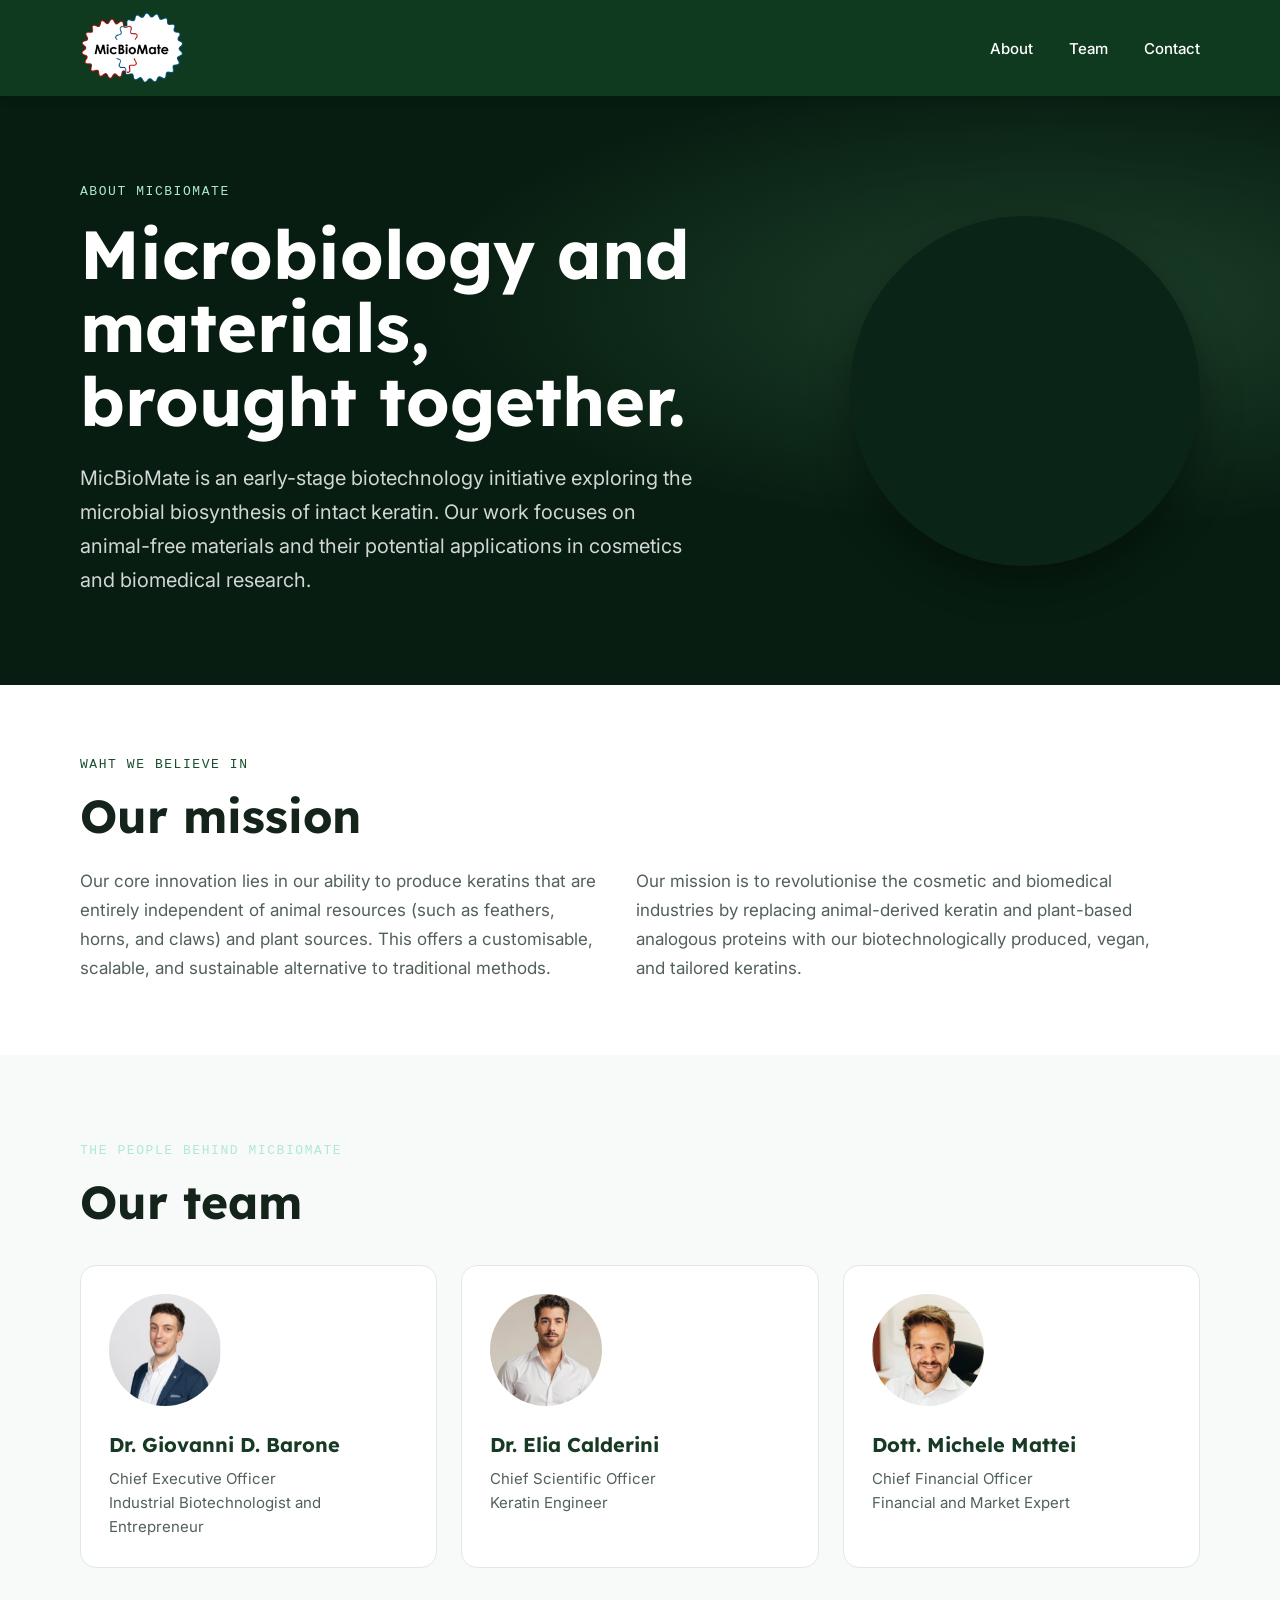
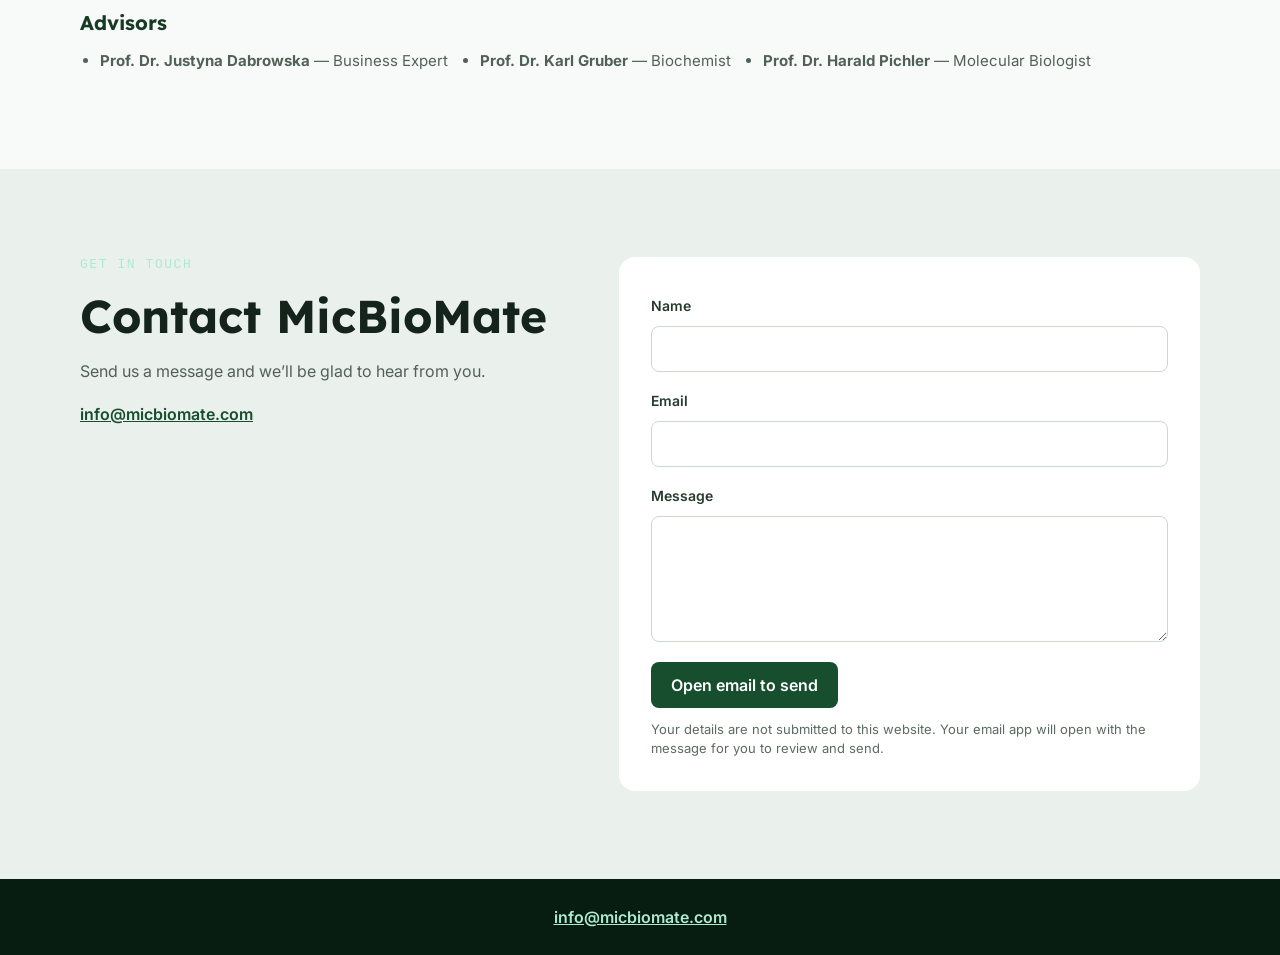
<file: index.html>
<!DOCTYPE html>
<html lang="en">
<head>
    <meta charset="UTF-8">
    <meta name="viewport" content="width=device-width, initial-scale=1.0">
    <meta name="description" content="Learn about MicBioMate, our team, and our work exploring microbial biosynthesis of keratin.">
    <title>MicBioMate</title>
    <link rel="preconnect" href="https://fonts.googleapis.com">
    <link rel="preconnect" href="https://fonts.gstatic.com" crossorigin>
    <link href="https://fonts.googleapis.com/css2?family=Inter:wght@400;500;600;700&family=Lexend:wght@400;500;600;700&display=swap" rel="stylesheet">
    <link rel="stylesheet" href="styles.css">
    <link rel="icon" href="mypictures/favicon-96x96.png" type="image/png">
    <link rel="apple-touch-icon" href="mypictures/apple-touch-icon.png">
</head>
<body class="minimal-site">
    <header class="header">
        <div class="container header-container">
            <a href="#home" class="logo" aria-label="MicBioMate home">
                <img src="mypictures/Logo.png" alt="MicBioMate" class="logo-img">
            </a>
            <nav class="nav-menu" id="navMenu" aria-label="Main navigation">
                <a href="#about" class="nav-link">About</a>
                <a href="#team" class="nav-link">Team</a>
                <a href="#contact" class="nav-link">Contact</a>
            </nav>
            <button class="burger-btn" id="burgerBtn" type="button" aria-label="Toggle navigation" aria-expanded="false" aria-controls="navMenu">
                <span class="burger-line"></span>
                <span class="burger-line"></span>
                <span class="burger-line"></span>
            </button>
        </div>
    </header>

    <main id="home">
        <section class="intro-section" id="about">
            <div class="minimal-container intro-layout">
                <div class="intro-content">
                    <p class="eyebrow">About MicBioMate</p>
                    <h1>Microbiology and materials, brought together.</h1>
                    <p class="intro-description">
                        MicBioMate is an early-stage biotechnology initiative exploring the microbial biosynthesis of intact keratin. Our work focuses on animal-free materials and their potential applications in cosmetics and biomedical research.
                    </p>
                </div>
                <div class="hero-video-wrap">
                    <video class="hero-video" src="mypictures/video5.mp4" autoplay muted loop playsinline preload="auto"></video>
                </div>
            </div>
        </section>

        <section class="mission-section" aria-labelledby="mission-title">
            <div class="minimal-container">
                <p class="eyebrow">Waht we believe in</p>
                <h2 id="mission-title">Our mission</h2>
                <div class="mission-copy">
                    <p>Our core innovation lies in our ability to produce keratins that are entirely independent of animal resources (such as feathers, horns, and claws) and plant sources. This offers a customisable, scalable, and sustainable alternative to traditional methods.</p>
                    <p>Our mission is to revolutionise the cosmetic and biomedical industries by replacing animal-derived keratin and plant-based analogous proteins with our biotechnologically produced, vegan, and tailored keratins.</p>
                </div>
            </div>
        </section>

        <section class="people-section" id="team">
            <div class="minimal-container">
                <p class="eyebrow">The people behind MicBioMate</p>
                <h2>Our team</h2>
                <div class="people-grid">
                    <article class="person-card">
                        <img src="mypictures/image3.png" alt="" class="person-avatar">
                        <h3>Dr. Giovanni D. Barone</h3>
                        <p>Chief Executive Officer<br>Industrial Biotechnologist and Entrepreneur</p>
                    </article>
                    <article class="person-card">
                        <img src="mypictures/image4.png" alt="" class="person-avatar">
                        <h3>Dr. Elia Calderini</h3>
                        <p>Chief Scientific Officer<br>Keratin Engineer</p>
                    </article>
                    <article class="person-card">
                        <img src="mypictures/image5.png" alt="" class="person-avatar">
                        <h3>Dott. Michele Mattei</h3>
                        <p>Chief Financial Officer<br>Financial and Market Expert</p>
                    </article>
                </div>

                <div class="advisory-team">
                    <h3>Advisors</h3>
                    <ul>
                        <li><strong>Prof. Dr. Justyna Dabrowska</strong> — Business Expert</li>
                        <li><strong>Prof. Dr. Karl Gruber</strong> — Biochemist</li>
                        <li><strong>Prof. Dr. Harald Pichler</strong> — Molecular Biologist</li>
                    </ul>
                </div>
            </div>
        </section>

        <section class="contact-section" id="contact">
            <div class="minimal-container contact-layout">
                <div class="contact-copy">
                    <p class="eyebrow">Get in touch</p>
                    <h2>Contact MicBioMate</h2>
                    <p>Send us a message and we’ll be glad to hear from you.</p>
                    <a href="mailto:info@micbiomate.com">info@micbiomate.com</a>
                </div>
                <form class="contact-form" id="contactForm">
                    <input type="hidden" name="subject" value="Website inquiry">
                    <label for="contact-name">Name</label>
                    <input id="contact-name" name="name" type="text" autocomplete="name" required>

                    <label for="contact-email">Email</label>
                    <input id="contact-email" name="email" type="email" autocomplete="email" required>

                    <label for="contact-message">Message</label>
                    <textarea id="contact-message" name="message" rows="5" required></textarea>

                    <button type="button">Open email to send</button>
                    <p class="contact-note">Your details are not submitted to this website. Your email app will open with the message for you to review and send.</p>
                </form>
            </div>
        </section>
    </main>

    <footer class="site-footer">
        <div class="minimal-container">
            <a href="mailto:info@micbiomate.com">info@micbiomate.com</a>
        </div>
    </footer>

    <script src="script.js"></script>
</body>
</html>
</file>
<file: styles.css>
/* ==========================================
   DESIGN SYSTEM: TOKENS & TYPOGRAPHY
   ========================================== */
:root {
  /* Colors */
  --color-white: #FFFFFF;
  --color-dark-green: #0B2516;
  --color-forest-green: #264D35;
  --color-mint-light: #AEEAD0;
  --color-ice-blue: #CBDFFF;
  --color-black: #000000;
  --color-black-60: rgba(0, 0, 0, 0.6);
  --color-gray-dark: #757575;
  --color-gray-light: #B0B0B0;
  --color-red-dark: #C62828;
  --color-red-bright: #E31B23;
  --color-pink-soft: #E8A9A9;
  --color-bg-light-blue: #EAEFF2;
  --color-bg-light-mint: #F9FBF9;

  /* Fonts */
  --font-hero: 'Lexend', sans-serif;
  --font-body: 'Inter', sans-serif;
  --font-mono: 'Space Mono', monospace;

  --btn-width: 300px;
  --btn-height: 56px;
  --btn-min-width: 100px;
  --btn-min-height: 48px;
  --btn-fill: linear-gradient(180deg, #2f5c41 0%, #264D35 42%, #1a3f2b 78%, #0F3A20 100%);
  --btn-shadow: 0 10px 22px rgba(15, 58, 32, 0.40), 0 2px 6px rgba(15, 58, 32, 0.22), inset 0 1px 0 rgba(255, 255, 255, 0.18), inset 0 -3px 6px rgba(15, 58, 32, 0.28);

  /* Layout Theme */
  --bg-header: #0e3822;
  --bg-hero: #061d10;
  --text-main: #ffffff;
  --text-sub: rgba(255, 255, 255, 0.85);
}

/* ==========================================================================
   Reset & Core Layout
   ========================================================================== */
* {
  margin: 0;
  padding: 0;
  box-sizing: border-box;
}

html, body {
  width: 100%;
  overflow-x: hidden;
  background-color: var(--bg-hero);
  color: var(--text-main);
  font-family: var(--font-body);
}

.container {
  width: 100%;
  max-width: 1440px;
  margin: 0 auto;
  padding: 0 80px;
}

/* ==========================================================================
   Header Navigation Fix
   ========================================================================== */
.header,
.main-header {
  position: fixed;
  top: 0;
  left: 0;
  width: 100%;
  height: 96px;
  z-index: 10000;
  background-color: #0F3A20;
  box-shadow: 0 2px 10px rgba(0, 0, 0, 0.15);
  overflow: visible !important;
}

.header {
  padding: 0;
  box-sizing: border-box;
}

.main-header {
  border-bottom: 1px solid #dcdedd;
  padding: 0;
}

body {
  padding-top: 96px;
}

.header-container {
  width: 100%;
  max-width: 1440px;
  height: 96px;
  margin: 0 auto;
  display: flex;
  align-items: center;
  justify-content: flex-start;
  padding: 0 80px;
  box-sizing: border-box;
  overflow: visible !important;
  position: relative;
}

.logo {
  display: flex;
  align-items: center;
  flex-shrink: 0;
  margin-right: 40px;
}

.logo-img, .header-logo img {
  width: 104px;
  height: 76px;
  object-fit: contain;
  display: block;
}

.nav-menu, .header-nav ul {
  display: flex;
  align-items: center;
  gap: 60px;
  list-style: none;
  margin: 0;
  padding: 0;
}

.nav-link, .header-nav a {
  color: #ffffff;
  text-decoration: none;
  font-size: 15px;
  font-weight: 500;
  transition: opacity 0.2s ease;
  white-space: nowrap;
}

.nav-link:hover, .header-nav a:hover, .header-nav a.active {
  opacity: 0.8;
}

.header-right {
  display: flex;
  align-items: center;
  gap: 16px;
  position: relative;
  overflow: visible !important;
  margin-left: auto;
  margin-right: 8px;
}

.burger-btn {
  display: none;
  flex-direction: column;
  justify-content: space-between;
  width: 26px;
  height: 18px;
  background: transparent;
  border: none;
  cursor: pointer;
  padding: 0;
}

.burger-line {
  width: 100%;
  height: 2px;
  background-color: #ffffff;
  border-radius: 2px;
}

.lang-dropdown {
    position: relative;
    display: inline-block;
}

.lang-btn {
    background: transparent;
    border: none;
    color: #FFFFFF;
    padding: 4px 0;
    border-radius: 0;
    cursor: pointer;
    font-family: 'Inter', sans-serif;
    font-size: 14px;
    font-weight: 500;
    display: flex;
    align-items: center;
    gap: 6px;
}

.lang-arrow,
.lang-btn .arrow-icon {
    display: inline-flex;
    align-items: center;
    justify-content: center;
    width: 7px;
    height: 12px;
    transition: transform 0.2s ease;
}

.icon-chevron {
    width: 12px;
    height: 7px;
    display: block;
    flex-shrink: 0;
}

.lang-arrow .icon-chevron {
    transform: rotate(-90deg);
}

.lang-btn[aria-expanded="true"] .lang-arrow,
.lang-btn[aria-expanded="true"] .arrow-icon {
    transform: rotate(90deg);
}

.lang-menu {
    display: none;
    position: absolute;
    top: calc(100% + 8px);
    right: 0;
    background-color: #ffffff;
    border: none;
    border-radius: 10px;
    padding: 6px 0;
    min-width: 168px;
    z-index: 1000;
    box-shadow: 0 8px 24px rgba(0, 0, 0, 0.12);
}

.lang-menu.show {
    display: flex !important;
    flex-direction: column;
}

.lang-option {
    background: transparent;
    border: none;
    border-bottom: 1px solid #e6e8ea;
    color: #6b7280;
    padding: 10px 14px;
    text-align: left;
    cursor: pointer;
    font-family: 'Inter', sans-serif;
    font-size: 14px;
    width: 100%;
    text-decoration: none;
    display: flex;
    align-items: center;
    gap: 10px;
    transition: background-color 0.2s ease, color 0.2s ease;
}

.lang-option:last-child {
    border-bottom: none;
}

.lang-option:hover {
    background-color: #f3f5f7;
    color: #111827;
}

.lang-flag {
    width: 18px;
    height: 12px;
    border-radius: 2px;
    flex-shrink: 0;
    box-shadow: 0 0 0 1px rgba(0, 0, 0, 0.08);
}

.lang-flag-en {
    background:
        linear-gradient(#fff 0 0) 50% 50% / 100% 20% no-repeat,
        linear-gradient(#fff 0 0) 50% 50% / 20% 100% no-repeat,
        linear-gradient(#c8102e 0 0) 50% 50% / 100% 33% no-repeat,
        linear-gradient(#c8102e 0 0) 50% 50% / 33% 100% no-repeat,
        #012169;
}

.lang-flag-de {
    background: linear-gradient(to bottom, #000 0 33.33%, #dd0000 33.33% 66.66%, #ffce00 66.66% 100%);
}

.lang-flag-it {
    background: linear-gradient(to right, #009246 0 33.33%, #fff 33.33% 66.66%, #ce2b37 66.66% 100%);
}

.lang-name {
    color: inherit;
}
/* ==========================================================================
   Hero Section (#home)
   ========================================================================== */
.hero {
  position: relative;
  background-color: var(--bg-hero);
  width: 100%;
  max-width: 1440px;
  height: auto;
  max-height: none;
  min-height: 0;
  margin: 0 auto;
  padding-top: 80px;
  padding-bottom: 80px;
  box-sizing: border-box;
  overflow: hidden;
}

.hero-container {
  position: relative;
  z-index: 2;
  display: grid;
  grid-template-columns: minmax(0, 1fr) 350px;
  grid-template-rows: auto 350px;
  justify-content: space-between;
  align-items: start;
  column-gap: 40px;
  row-gap: 0;
}

.hero-copy {
  grid-column: 1;
  grid-row: 1;
  width: auto;
  max-width: 890px;
}

.hero-tag {
  font-family: var(--font-hero);
  font-size: 64px;
  font-weight: 500;
  line-height: 1.15;
  text-transform: uppercase;
  color: var(--text-main);
  margin: 0 0 80px;
  word-wrap: break-word;
}

.hero-title {
  font-family: var(--font-hero);
  font-size: 32px;
  font-weight: 500;
  line-height: 1.25;
  color: var(--text-main);
  margin: 0 0 40px;
}

.hero-description {
  font-family: var(--font-body);
  font-size: 24px;
  font-weight: 400;
  line-height: 1.4;
  color: var(--text-sub);
  max-width: 580px;
  margin: 0;
}

.hero-buttons {
  grid-column: 1;
  grid-row: 2;
  display: flex;
  align-items: flex-end;
  gap: 20px;
  flex-wrap: nowrap;
  margin-top: 0;
  align-self: end;
  position: relative;
  z-index: 3;
}

.btn {
  display: inline-flex;
  align-items: center;
  justify-content: center;
  min-width: 260px;
  padding: 0 24px;
  height: 56px;
  border-radius: 8px;
  font-size: 15px;
  font-weight: 600;
  text-decoration: none;
  transition: all 0.2s ease;
  cursor: pointer;
  text-align: center;
}

.btn-primary {
  background-color: var(--color-white);
  color: #072013;
  border: 1px solid var(--color-white);
}

.btn-primary:hover {
  background-color: #f0f0f0;
}

.btn-secondary {
  background-color: #164028;
  color: var(--color-white);
  border: 1px solid #164028;
}

.btn-secondary:hover {
  background-color: #1e5435;
}

.hero-molecule-container {
  position: absolute;
  top: -110px;
  left: -90px;
  width: 780px;
  height: 780px;
  max-width: none;
  right: auto;
  pointer-events: none;
  z-index: 1;
  opacity: 0.9;
}

.hero-molecule-img {
  width: 780px;
  height: 780px;
  object-fit: contain;
  object-position: left top;
  display: block;
}

.hero-video-wrap {
  grid-column: 2;
  grid-row: 2;
  position: relative;
  width: 350px;
  height: 350px;
  justify-self: end;
  align-self: end;
  border-radius: 50%;
  overflow: hidden;
  z-index: 3;
  background: #0a2418;
  box-shadow: 0 16px 40px rgba(0, 0, 0, 0.35);
}

.hero-video {
  width: 100%;
  height: 100%;
  object-fit: cover;
  display: block;
}

/* ==========================================================================
   Tech Page Styles & Fixes
   ========================================================================== */
body.tech-page {
  background-color: #EAEFF2 !important;
  color: #000000;
  font-family: var(--font-body);
  margin: 0;
  padding: 0;
  padding-top: 96px;
}

body.tech-page .tech-container {
  max-width: 1440px;
  margin: 0 auto;
  position: relative;
  padding-top: 40px;
  padding-left: 80px;
  padding-right: 80px;
  padding-bottom: 80px;
  background-color: transparent;
  color: #000000;
}


.fixed-top-right-arrow {
  position: absolute;
  top: 6px; 
  right: 0;
  z-index: 100;
  display: inline-flex;
  align-items: center;
  justify-content: center;
  width: 40px;
  height: 40px;
  text-decoration: none;
  transition: transform 0.2s ease, opacity 0.2s ease;
}

.fixed-top-right-arrow:hover {
  transform: translateX(3px);
  opacity: 0.7;
}

body.tech-page .tech-section {
  width: 100% !important;
  background-color: transparent !important;
  margin-bottom: 0 !important;
  padding: 40px 0;
}

body.tech-page .tech-section:first-of-type {
  padding-top: 0;
}

body.tech-page .tech-section p, 
body.tech-page .tech-section li, 
body.tech-page .tech-section span,
body.tech-page .tech-section div:not(.step-num-badge) {
  color: #000000 !important; 
}

body.tech-page .tech-section h1, 
body.tech-page .tech-section h2, 
body.tech-page .tech-section h3,
body.tech-page .tech-section .subtitle,
body.tech-page .tech-section [class*="title"] {
  color: #264335 !important;
}

#tech.tech-section {
  width: 100%;
  background-color: #ffffff !important;
  padding: 0 0 80px;
  margin-bottom: 0;
  color: #000000;
}

#tech .tech-header {
  align-items: flex-start;
  margin-bottom: 40px;
}

#tech .tech-title-wrap {
  padding-top: 156px;
}

#tech .tech-main-title {
  margin: 0;
  padding-right: 48px;
  font-size: 48px;
  font-weight: 800;
  line-height: 1.2;
}

#tech .tech-category-tag {
  padding-top: 80px;
}

#tech .tech-subtitle {
  margin: 0 0 40px;
  font-size: 24px;
  font-weight: 700;
  line-height: 1.4;
}

#tech .tech-text {
  margin: 0 0 40px;
  font-size: 24px;
  font-weight: 400;
  line-height: 1.5;
}

#tech .product-lines-title {
  margin: 0 0 40px;
  font-size: 32px;
  font-weight: 500;
  line-height: 1.3;
}

#tech .product-lines-list {
  margin: 0 0 90px;
}

#tech .product-lines-list li {
  margin-bottom: 40px;
  font-size: 24px;
  font-weight: 400;
  line-height: 1.5;
}

#tech .product-lines-list strong {
  font-size: 24px;
  font-weight: 500;
}

#tech .product-lines-list span {
  font-size: 24px;
  font-weight: 400;
}

#tech .product-lines-list li:last-child {
  margin-bottom: 0;
}

#tech .tech-table-wrapper {
  width: 100%;
  max-width: 1280px;
  height: 290px;
  margin-top: 0;
  margin-left: 0;
  margin-right: auto;
  overflow: hidden !important;
}

#tech .tech-table {
  width: 100%;
  height: 290px;
  table-layout: fixed;
  background-color: #d4f0e0;
  border: 1px solid #264d35;
  border-collapse: separate;
  border-spacing: 0;
  overflow: hidden;
}

#tech .tech-table thead,
#tech .tech-table tbody {
  height: 50%;
}

#tech .tech-table tr {
  height: 145px;
}

#tech .tech-table th,
#tech .tech-table td {
  border: none;
  background-color: #d4f0e0;
  color: #0b2516;
  vertical-align: middle;
  font-size: 24px;
  font-weight: 400;
  line-height: 1.3;
}

#tech .tech-table th:first-child,
#tech .tech-table td:first-child {
  background-color: #264d35 !important;
  color: #ffffff !important;
  font-weight: 700;
  font-size: 24px;
  text-align: center;
  width: 18%;
  border-right: 3px solid #ffffff;
}

#tech .tech-table th:nth-child(n + 3),
#tech .tech-table td:nth-child(n + 3) {
  border-left: 1px solid #264d35;
}

#tech .tech-table tbody td {
  border-top: 3px solid #ffffff;
}

#tech .tech-table tbody td:not(:first-child) {
  text-align: center;
}

#tech .tech-table thead th:not(:first-child) {
  text-align: left;
  font-weight: 400;
  background-color: #d4f0e0;
}

#tech .tech-table ul {
  display: inline-block;
  text-align: left;
}

#tech .tech-table li {
  font-size: 24px;
  font-weight: 400;
  line-height: 1.35;
}

.tech-header {
  display: flex;
  justify-content: space-between;
  align-items: flex-start;
  flex-wrap: wrap;
  gap: 16px;
  margin-bottom: 24px;
}

.tech-main-title {
  font-family: var(--font-hero);
  font-size: 48px;
  font-weight: 800;
  color: var(--color-dark-green);
  letter-spacing: -0.01em;
  margin: 0 0 20px 0;
  padding-right: 48px;
}

.tech-category-tag {
  display: flex;
  flex-direction: column;
  align-items: flex-end;
  font-family: var(--font-body);
  font-size: 0.85rem;
  font-weight: 600;
  color: #4b5563;
  letter-spacing: 0.05em;
  line-height: 1.4;
}

.tech-section-title {
  font-family: var(--font-hero);
  font-size: 32px;
  font-weight: 800;
  color: var(--color-dark-green);
  margin: 0 0 20px 0;
}

.section-sub-title {
  font-family: var(--font-body);
  font-size: 22px;
  font-weight: 600;
  color: var(--color-black);
  margin: 0 0 16px 0;
}

.tech-subtitle {
  font-family: var(--font-body);
  font-size: 24px;
  font-weight: 700;
  line-height: 1.5;
  color: var(--color-dark-green);
  text-transform: uppercase;
  letter-spacing: 0.03em;
  margin: 0 0 40px 0;
}

.tech-description,
.tech-text {
  font-family: var(--font-body);
  font-size: 24px;
  line-height: 1.5;
  color: var(--color-black);
  margin: 0 0 40px 0;
}

/* Pain Points Cards */
.cards-grid {
  display: grid;
  grid-template-columns: repeat(3, 1fr);
  gap: 18px;
}

.card {
  background: #ffffff;
  border-radius: 10px;
  padding: 24px 18px;
  border: 1px solid #d1d5db;
  box-shadow: 0 1px 3px rgba(0, 0, 0, 0.03);
}

.card-green-border {
  border-left: 4px solid var(--color-dark-green);
}

.card-header {
  display: flex;
  align-items: center;
  gap: 8px;
  margin-bottom: 20px;
}

.card-icon {
  flex-shrink: 0;
}

.card h3 {
  font-family: var(--font-hero);
  font-size: 20px;
  font-weight: 700;
  color: var(--color-dark-green);
  line-height: 1.2;
  margin: 0;
  letter-spacing: 0.02em;
}

.card p {
  font-size: 18px;
  line-height: 1.45;
  color: var(--color-black);
  margin: 0;
}

/* Biosynthesis Architecture */
.architecture-grid {
  display: grid;
  grid-template-columns: 1.2fr 1fr;
  gap: 20px;
  align-items: flex-end;
}

.block-label {
  font-size: 20px;
  font-weight: 700;
  color: var(--color-black);
  letter-spacing: 0.02em;
  margin: 0 0 10px 0;
}

.arch-image50-wrapper {
  width: 100%;
  min-height: 140px;
  display: flex;
  align-items: center;
  justify-content: center;
}

.arch-img {
  max-width: 100%;
  height: auto;
  display: block;
}

.arch-specs {
  background: #dcdedd;
  border-radius: 12px;
  padding: 18px;
}

.specs-title {
  font-size: 13px;
  font-weight: 700;
  color: #1a1a1a;
  margin: 0 0 12px 0;
}

.specs-list {
  list-style: none;
  padding: 0;
  margin: 0;
}

.specs-list li {
  display: flex;
  gap: 6px;
  font-size: 11.5px;
  line-height: 1.4;
  color: #2b2b2b;
  margin-bottom: 8px;
}

.specs-list li:last-child {
  margin-bottom: 0;
}

.spec-bullet {
  color: #1a1a1a;
}

/* Product Lines List */
.product-lines-title {
  font-family: var(--font-hero);
  font-size: 1.4rem;
  font-weight: 600;
  color: var(--color-dark-green);
  margin: 36px 0 20px 0;
}

.product-lines-list {
  list-style: disc;
  padding-left: 24px;
  margin-bottom: 40px;
}

.product-lines-list li {
  font-family: var(--font-body);
  font-size: 1rem;
  line-height: 1.6;
  color: var(--color-black);
  margin-bottom: 16px;
}

.product-lines-list strong {
  color: var(--color-black);
  font-weight: 600;
}

/* Table */
.table-container,
.tech-table-wrapper {
  width: 100%;
  overflow-x: auto;
  margin-top: 20px;
  margin-bottom: 0 !important;
  border-radius: 8px;
}

.specs-table,
.tech-table {
  width: 100%;
  border-collapse: collapse;
  font-family: var(--font-body);
  text-align: left;
  margin-bottom: 0 !important;
}

.tech-table {
  background-color: #d1f3e0;
  border-radius: 4px;
  overflow: hidden;
  border: 1px solid #264d35;
}

.specs-table {
  background-color: #eceeed;
  border-radius: 8px;
  overflow: hidden;
  border: 1px solid #d0d4d1;
}

.specs-table th,
.specs-table td,
.tech-table th,
.tech-table td {
  padding: 16px 20px;
  font-size: 15px;
  vertical-align: middle;
}

.tech-table th,
.tech-table td {
  border: 1px solid #264d35;
  color: #0b2516;
}

.specs-table th,
.specs-table td {
  border: 1px solid #d0d4d1;
  color: #1a1a1a;
  background-color: transparent;
}

.tech-table td:first-child,
.tech-table th:first-child {
  background-color: #264d35 !important;
  color: #ffffff !important;
  font-weight: 700;
  width: 20%;
}

.specs-table ul,
.tech-table ul {
  list-style: none !important;
  padding-left: 0 !important;
  margin: 0 !important;
}

.specs-table li,
.tech-table li {
  list-style: none !important;
  list-style-type: none !important;
}

.specs-table th {
  font-size: 16px;
  font-weight: 600;
  color: #1a1a1a;
  background-color: #e4e6e5;
}

.tech-table th {
  background-color: #f9fafb;
  font-weight: 600;
}

.tech-table td {
  color: #1a1a1a;
  font-weight: 400;
}

.specs-table .col-id {
  font-weight: 600;
  width: 18%;
  color: #1a1a1a;
  background: transparent;
}

.specs-table .col-nom {
  font-weight: 600;
  width: 32%;
  color: #1a1a1a;
  background: transparent;
}

/* Process */
.process-steps {
  display: flex;
  align-items: center;
  gap: 10px;
  flex-wrap: wrap;
}

.process-block {
  display: flex;
  align-items: center;
  gap: 10px;
  background: #ffffff;
  border: none;
  border-radius: 10px;
  padding: 4px 16px 4px 4px;
}

.step-num-badge {
  width: 32px;
  height: 32px;
  border-radius: 4px;
  background-color: #111827 !important;
  color: #ffffff !important;
  font-size: 15px;
  font-weight: 700;
  padding: 0;
  display: flex;
  align-items: center;
  justify-content: center;
  flex-shrink: 0;
}

.step-text-badge {
  background-color: transparent;
  color: #111827;
  font-size: 15px;
  font-weight: 700;
  padding: 0 4px 0 0;
  letter-spacing: 0.04em;
  line-height: 1;
}

.process-arrow {
  color: #111827;
  font-size: 18px;
  line-height: 1;
  flex-shrink: 0;
}

/* ==========================================
   PRODUCTS SECTION (#products)
   ========================================== */
.products-section {
  padding: 60px 0 80px 0;
  background-color: var(--color-white) !important;
  position: relative;
  z-index: 1;
  border: none;
  margin-top: 0 !important;
  width: 100%;
  max-width: none;
  display: flow-root;
}

.products-header {
  text-align: center;
  max-width: 900px;
  margin: 0 auto 48px auto !important;
  padding-top: 0 !important;
}

.products-title {
  font-family: var(--font-hero);
  font-size: 48px;
  font-weight: 600;
  letter-spacing: -0.04em;
  color: var(--color-dark-green);
  text-transform: uppercase;
  margin-top: 0 !important;
  margin-bottom: 16px;
}

.products-subtext {
  font-family: var(--font-body);
  font-size: 24px;
  line-height: 1.5;
  color: var(--color-black);
  margin-bottom: 0;
}

.products-grid {
  display: flex;
  flex-direction: column;
  gap: 20px;
  width: 1280px;
  max-width: 100%;
}

.product-card {
  position: relative;
  width: 1280px;
  max-width: 100%;
  height: 460px;
  box-sizing: border-box;
  background-color: var(--color-bg-light-blue);
  background-image: url('mypictures/image2.png');
  background-size: cover;
  background-position: center;
  background-repeat: no-repeat;
  border-radius: 12px;
  padding: 48px 32px;
  text-align: center;
  display: flex;
  flex-direction: column;
  align-items: center;
  justify-content: center;
  overflow: hidden;
  box-shadow: 0 4px 15px rgba(0, 0, 0, 0.05);
}

.product-card-title {
  font-family: var(--font-hero);
  font-size: 48px;
  font-weight: 600;
  letter-spacing: -0.03em;
  color: var(--color-dark-green);
  margin-top: 0;
  margin-bottom: 8px;
}

.product-card-subtitle {
  font-family: var(--font-body);
  font-size: 24px;
  font-weight: 700;
  letter-spacing: 0.05em;
  text-transform: uppercase;
  color: var(--color-black);
  margin-bottom: 16px;
}

.product-card-desc {
  font-family: var(--font-body);
  font-size: 24px;
  font-weight: 500;
  line-height: 1.45;
  color: var(--color-black);
  max-width: 650px;
  margin-bottom: 28px;
}

.product-card .btn,
.product-card .btn-primary,
.btn-product {
  display: inline-flex !important;
  align-items: center !important;
  justify-content: center !important;
  align-self: center !important;
  margin-left: auto !important;
  margin-right: auto !important;
  width: auto !important;
  max-width: 100%;
  min-width: 300px !important;
  height: 56px !important;
  padding: 0 32px !important;
  background: linear-gradient(180deg, #164028 0%, #0b2516 100%) !important;
  color: #ffffff !important;
  font-family: var(--font-body);
  font-size: 15px;
  font-weight: 600;
  text-decoration: none !important;
  border-radius: 8px !important;
  border: none !important;
  box-shadow: 0 4px 12px rgba(11, 37, 22, 0.35) !important;
  cursor: pointer;
  transition: all 0.2s ease;
}

.product-card .btn:hover,
.product-card .btn-primary:hover,
.btn-product:hover {
  background: linear-gradient(180deg, #1e5435 0%, #10331e 100%) !important;
  transform: translateY(-2px);
  box-shadow: 0 6px 16px rgba(11, 37, 22, 0.45) !important;
}

/* ==========================================================================
   B2B Partner Page (partner.html)
   ========================================================================== */
.partner-page-body {
  background-color: #e5e5e5;
  min-height: 100vh;
  display: flex;
  align-items: center;
  justify-content: center;
  margin: 0;
  color: var(--color-white);
  font-family: var(--font-body);
}

.partner-page-wrap {
  width: 100%;
  max-width: 1120px;
  padding: 20px 24px 40px;
  display: flex;
  flex-direction: column;
  align-items: flex-start;
  gap: 10px;
}

.back-home-link {
  display: inline-flex;
  align-items: center;
  justify-content: center;
  color: #8d8d8d;
  text-decoration: none;
  padding: 4px 6px;
  margin-left: 2px;
  border: none;
  background: transparent;
  border-radius: 4px;
  transition: color 0.2s ease, transform 0.2s ease;
}

.back-arrow-svg {
  width: 12px;
  height: 18px;
  display: block;
  flex-shrink: 0;
}

.back-home-link:hover {
  color: #333333;
  background-color: transparent;
  border-color: transparent;
}

.back-home-link:hover .back-arrow-svg {
  transform: translateX(-2px);
}

.partner-section {
  width: 100%;
  background-color: var(--color-dark-green);
  padding: 28px 48px 48px;
}

.partner-container {
  max-width: none;
  margin: 0;
  padding: 0;
}

.partner-header {
  display: flex;
  justify-content: space-between;
  align-items: center;
  margin-bottom: 18px;
}

.header-left-partner {
  display: flex;
  align-items: center;
  gap: 16px;
}

.partner-brand {
  display: flex;
  align-items: center;
  gap: 14px;
  text-decoration: none;
}

.partner-brand-logo {
  width: 80px;
  height: 58px;
  display: block;
  flex-shrink: 0;
  object-fit: contain;
}

.partner-title-wrap {
  display: flex;
  flex-direction: column;
}

.partner-brand-name {
  font-family: var(--font-hero);
  font-size: 26px;
  font-weight: 600;
  color: var(--color-white);
  line-height: 1.1;
}

.partner-brand-sub {
  font-size: 11px;
  font-weight: 600;
  letter-spacing: 0.06em;
  color: var(--color-mint-light);
  opacity: 0.95;
  margin-top: 4px;
}

.header-right-partner {
  display: flex;
  align-items: center;
  gap: 20px;
}

.partner-status-badge {
  display: inline-flex;
  align-items: center;
  gap: 10px;
  border: 1px solid rgba(174, 234, 208, 0.45);
  border-radius: 20px;
  padding: 8px 18px;
  font-family: var(--font-hero);
  font-size: 13px;
  font-weight: 500;
  letter-spacing: 0.03em;
  color: var(--color-mint-light);
}

.status-dot {
  width: 9px;
  height: 9px;
  background-color: #22c55e;
  border-radius: 50%;
  display: inline-block;
  box-shadow: 0 0 8px #22c55e;
}

.partner-divider {
  width: 100%;
  height: 2px;
  background: #107b4a;
  box-shadow: 0 0 10px rgba(16, 123, 74, 0.55);
  margin-bottom: 28px;
  border-radius: 1px;
}

.partner-meta {
  display: flex;
  justify-content: space-between;
  align-items: flex-start;
  margin-bottom: 32px;
}

.partner-main-title {
  font-family: var(--font-hero);
  font-size: 18px;
  font-weight: 700;
  letter-spacing: 0.04em;
  margin: 0 0 8px 0;
}

.partner-subtitle {
  font-size: 15px;
  opacity: 0.85;
  margin: 0;
}

.partner-simulation-tag {
  font-family: var(--font-hero);
  font-size: 13px;
  font-weight: 600;
  letter-spacing: 0.05em;
  color: #96a39d;
  opacity: 1;
}

.partner-form {
  display: flex;
  flex-direction: column;
  gap: 28px;
}

.corporate-input {
  width: 100%;
  height: 56px;
  background-color: var(--color-bg-light-blue);
  border: 1px solid #d5dde3;
  border-radius: 12px;
  padding: 0 20px;
  font-size: 16px;
  color: #1e293b;
  outline: none;
  transition: all 0.2s ease;
}

.corporate-input::placeholder {
  color: #64748b;
}

.corporate-input:focus {
  background-color: var(--color-white);
  border-color: #10b981;
  box-shadow: 0 0 0 3px rgba(16, 185, 129, 0.25);
}

.checkbox-group {
  display: flex;
  align-items: flex-start;
  gap: 12px;
}

.checkbox-group input[type="checkbox"] {
  width: 18px;
  height: 18px;
  margin-top: 2px;
  accent-color: #10b981;
  cursor: pointer;
}

.checkbox-group label {
  font-size: 14px;
  line-height: 1.5;
  opacity: 0.9;
  cursor: pointer;
}

.form-actions {
  display: flex;
  justify-content: center;
  margin-top: 10px;
}

.btn-magic-link {
  background: linear-gradient(180deg, #164028 0%, #0b2516 100%);
  color: var(--color-white);
  font-family: var(--font-body);
  font-size: 16px;
  font-weight: 700;
  padding: 14px 52px;
  border-radius: 10px;
  border: 1px solid rgba(255, 255, 255, 0.2);
  box-shadow: inset 0 1px 1px rgba(255, 255, 255, 0.3), 0 4px 12px rgba(0, 0, 0, 0.3);
  cursor: pointer;
  transition: all 0.2s ease;
}

.btn-magic-link:hover {
  background: linear-gradient(180deg, #1e5435 0%, #164028 100%);
  transform: translateY(-1px);
}

/* ==========================================================================
   Product Details Page Styles
   ========================================================================== */

.product-page-main {
  padding-top: 0;
  margin: 0;
}

.prod-hero-section {
  background-color: #0b2516;
  color: #ffffff;
  padding: 60px 0 80px;
}

.prod-hero-container {
  display: flex;
  align-items: center;
  justify-content: space-between;
  gap: 40px;
}

.prod-badge {
  display: inline-block;
  background: rgba(255, 255, 255, 0.15);
  padding: 6px 14px;
  border-radius: 20px;
  font-size: 12px;
  letter-spacing: 1px;
  margin-bottom: 20px;
}

.prod-title {
  font-size: 48px;
  font-weight: 700;
  margin-bottom: 10px;
}

.prod-subtitle {
  font-size: 16px;
  letter-spacing: 1.5px;
  color: #a3c2b0;
  margin-bottom: 20px;
}

.prod-description {
  font-size: 18px;
  line-height: 1.5;
  margin-bottom: 30px;
}

.prod-buttons {
  display: flex;
  gap: 15px;
}

.center-buttons {
  justify-content: center;
  margin-top: 25px;
}

.bottle-img {
  max-height: 400px;
  width: auto;
}

.prod-advantages-section, .prod-app-section, .prod-char-section {
  padding: 60px 0;
  background-color: #f8faf9;
}

.prod-section-title {
  font-size: 16px;
  letter-spacing: 1px;
  margin-bottom: 30px;
  text-transform: uppercase;
  color: #0F3A20;
}
/* ==========================================
   ADVANTAGES CARDS (.prod-adv-card)
   ========================================== */
.prod-adv-card {
  background: #ffffff;
  padding: 32px 20px;
  border-radius: 12px;
  box-shadow: 0 4px 15px rgba(0, 0, 0, 0.04);
  display: flex;
  flex-direction: column;
  align-items: center;
  text-align: center;
  color: #000000;
}

.prod-adv-card h3,
.prod-adv-card h4,
.prod-adv-card p,
.prod-adv-card span {
  color: #000000;
}

.card-icon-img {
  width: 48px;
  height: 48px;
  object-fit: contain;
  margin-bottom: 16px;
}

/* ==========================================
   APPLICATION CARDS (.prod-app-card)
   ========================================== */
.prod-app-card {
  background: #ffffff;
  padding: 0 0 24px 0;
  border-radius: 12px;
  box-shadow: 0 4px 15px rgba(0, 0, 0, 0.04);
  display: flex;
  flex-direction: column;
  align-items: center;
  text-align: center;
  overflow: hidden;
  color: #000000;
}

.prod-app-card h3,
.prod-app-card h4,
.prod-app-card p,
.prod-app-card span {
  color: #000000;
}

.card-img-wrapper {
  width: 100%;
  height: 160px;
  margin-bottom: 20px;
  overflow: hidden;
}

.card-img-wrapper img {
  width: 100%;
  height: 100%;
  object-fit: cover;
  border-radius: 12px 12px 0 0;
}

/* ==========================================
   GRIDS (.prod-adv-grid & .prod-app-grid)
   ========================================== */
.prod-adv-grid,
.prod-app-grid {
  display: grid;
  grid-template-columns: repeat(4, 1fr);
  gap: 20px;
  width: 100%;
}
.prod-why-section {
  position: relative;
  background-color: #ffffff !important;
  padding: 100px 20px;
  text-align: center;
  overflow: hidden;
}

.prod-why-section::before {
  content: "";
  position: absolute;
  top: 0;
  left: 0;
  width: 100%;
  height: 100%;
  background: url('mypictures/image51.png') center/cover no-repeat;
  opacity: 0.8;
  z-index: 1;
}

.prod-why-section .container {
  position: relative;
  z-index: 2;
}

.prod-why-title {
  font-family: var(--font-hero);
  font-size: 48px;
  font-weight: 700;
  margin-bottom: 24px;
  color: #0F3A20 !important;
  opacity: 1 !important;
}

.prod-why-text {
  max-width: 900px;
  margin: 0 auto;
  font-size: 38px;
  line-height: 1.6;
  font-weight: 600;
  color: #1a1a1a ;
  opacity: 1 !important;
}

.prod-table-card {
  background: #f4f6f5;
  border-radius: 16px;
  padding: 24px 32px;
  box-shadow: none;
}

.prod-char-row {
  display: flex;
  justify-content: space-between;
  align-items: center;
  border-bottom: 1px solid #dcdcdc;
  padding: 16px 0;
}

.prod-char-row:last-child {
  border-bottom: none;
}

.prod-char-col {
  width: 48%;
  display: flex !important;
  justify-content: flex-start !important;
  align-items: center;
  gap: 20px;
  text-align: left !important;
}

.prod-char-col strong {
  color: #555555;
  font-size: 14px;
  font-weight: 600;
  min-width: 160px;
  text-align: left !important;
}

.prod-char-col span {
  color: #0b2516;
  font-size: 14px;
  font-weight: 700;
  text-align: left !important;
}

.prod-cta-section {
  padding-top: 80px !important;
  padding-bottom: 80px !important;
  text-align: center !important;
  background-color: #0b2516;
}

.prod-cta-section h2 {
  text-align: center !important;
  margin-top: 0 !important;
  margin-bottom: 20px !important;
  color: #ffffff;
}

.prod-cta-section p {
  text-align: center !important;
  margin-top: 0 !important;
  margin-bottom: 40px !important;
  color: #ffffff;
}

.prod-cta-section .btn {
  border-radius: 10px;
}

.prod-cta-section .center-buttons {
  display: flex !important;
  justify-content: center !important;
  align-items: center;
  gap: 16px;
  margin-top: 0 !important;
}

body.plus-page {
  background-color: #EAEFF2;
}

body.plus-page .prod-advantages-section,
body.plus-page .prod-app-section,
body.plus-page .prod-char-section {
  background-color: #EAEFF2;
}

body.plus-page .prod-adv-card,
body.plus-page .prod-app-card,
body.plus-page .prod-table-card {
  border-radius: 10px;
}

body.plus-page .card-img-wrapper img {
  border-radius: 10px 10px 0 0;
}

body.plus-page .prod-why-section {
  background-color: #EAEFF2 !important;
}

.product-card-title,
.faq-question span,
.section-title {
  overflow-wrap: anywhere;
  word-break: break-word;
}

.hero-buttons .btn-primary {
  background-color: #ffffff !important;
  color: #072013 !important;
  border: 1px solid #ffffff !important;
}

.hero-buttons .btn-primary:hover {
  background-color: #f0f0f0 !important;
  color: #072013 !important;
}

/* ==========================================================================
   Media Queries
   ========================================================================== */

/* Tablets (up to 1024px) */
@media (max-width: 1024px) {
  .container,
  .header-container,
  .tech-container {
    padding-left: 40px;
    padding-right: 40px;
  }

  .burger-btn {
    display: flex;
  }

  .nav-menu {
    display: none;
    position: absolute;
    top: 96px;
    left: 0;
    width: 100%;
    background-color: var(--bg-header);
    flex-direction: column;
    padding: 20px 40px;
    gap: 20px;
    box-shadow: 0 10px 20px rgba(0, 0, 0, 0.2);
  }

  .nav-menu.active {
    display: flex;
    gap: 16px;
  }

  .nav-link {
    white-space: normal;
  }

  .hero-tag {
    font-size: clamp(32px, 5vw, 64px);
    margin-bottom: 40px;
  }

  .hero-container {
    grid-template-columns: minmax(0, 1fr) 280px;
    grid-template-rows: auto 280px;
    column-gap: 24px;
  }

  .hero-copy {
    width: auto;
    max-width: none;
  }

  .hero-buttons {
    flex-direction: column;
    align-items: flex-start;
  }

  .btn {
    width: 100%;
  }

  .hero-buttons .btn-primary {
    width: auto;
    max-width: 100%;
    background-color: #ffffff !important;
    color: #072013 !important;
  }

  .product-card .btn,
  .product-card .btn-primary {
    width: auto !important;
  }

  .hero-molecule-container {
    top: -60px;
    left: -50px;
    width: 520px;
    height: 520px;
  }

  .hero-molecule-img {
    width: 520px;
    height: 520px;
  }

  .hero-video-wrap {
    width: 280px;
    height: 280px;
  }
}

/* Mobile & Small Tablets (up to 768px) */
@media (max-width: 768px) {
  .hero {
    height: auto;
    max-height: none;
    min-height: 0;
    padding-top: 40px;
    padding-bottom: 80px;
  }

  .hero-container {
    display: flex;
    flex-direction: column;
    gap: 24px;
  }

  .hero-copy {
    width: 100%;
    max-width: none;
  }

  .hero-description {
    margin-bottom: 24px;
  }

  .hero-molecule-container {
    left: -30px;
    top: -40px;
    width: 320px;
    height: 320px;
  }

  .hero-molecule-img {
    width: 320px;
    height: 320px;
  }

  .hero-video-wrap {
    width: 180px;
    height: 180px;
    align-self: flex-end;
  }

  .container,
  .header-container,
  .tech-container {
    padding-left: 20px;
    padding-right: 20px;
  }

  .faq-main-title {
    white-space: normal;
    font-size: 32px;
  }

  .tech-header {
    flex-direction: column;
  }

  #tech .tech-table-wrapper,
  #tech .tech-table {
    width: 100%;
    height: auto;
    min-width: 0;
    overflow: hidden !important;
  }

  #tech .tech-table tr {
    height: auto;
  }

  #tech .tech-title-wrap {
    padding-top: 40px;
  }

  #tech .tech-category-tag {
    padding-top: 16px;
    align-items: flex-start;
  }
  
  .tech-category-tag {
    align-items: flex-start;
  }

  .architecture-grid {
    grid-template-columns: 1fr;
    gap: 40px;
  }

  body.tech-page .tech-container {
    padding-top: 40px;
  }

  .tech-section {
    margin-bottom: 0 !important;
  }

  .tech-main-title {
    font-size: 28px;
    line-height: 1.2;
    margin-bottom: 16px;
  }

  .tech-section-title {
    font-size: 24px;
    line-height: 1.3;
    margin-bottom: 16px;
  }

  .section-sub-title {
    font-size: 20px;
    line-height: 1.3;
    margin-bottom: 20px;
  }

  .tech-subtitle,
  .tech-description,
  .tech-text {
    font-size: 16px;
    line-height: 1.5;
    margin-bottom: 32px;
    hyphens: auto;
    word-break: break-word; 
  }

  .cards-grid {
    display: flex;
    flex-direction: column;
    gap: 20px;
  }

  .card {
    width: 100%;
    padding: 20px;
  }

  .card-header h3 {
    font-size: 18px;
    line-height: 1.3;
    word-break: break-word;
    hyphens: auto;
  }

  .specs-table,
  .tech-table {
    min-width: 500px;
    font-size: 14px;
  }

  .specs-table th,
  .specs-table td,
  .tech-table th,
  .tech-table td {
    padding: 12px 16px;
    white-space: nowrap;
  }

  .process-steps {
    flex-direction: column;
    align-items: center;
    gap: 12px;
  }

  .process-block {
    width: 100%;
    max-width: 280px;
  }

  .process-arrow {
    transform: rotate(90deg);
    margin: 4px 0;
  }

  .products-section {
    padding: 40px 0 60px 0;
  }

  .products-header {
    margin-bottom: 32px !important;
  }

  .products-title {
    font-size: 24px;
  }

  .products-subtext {
    font-size: 15px;
  }

  .product-card {
    width: 100%;
    height: auto;
    min-height: 0;
    padding: 32px 20px;
  }

  .product-card-title {
    font-size: 24px;
  }

  .product-card-desc {
    font-size: 16px;
    margin-bottom: 24px;
  }

  .btn-product {
    width: 100%;
    max-width: 280px;
  }

  .partner-page-wrap {
    padding: 16px 12px 32px;
  }

  .partner-section {
    padding: 24px 20px 36px;
  }

  .partner-header {
    flex-direction: column;
    align-items: flex-start;
    gap: 20px;
  }

  .header-left-partner,
  .header-right-partner {
    width: 100%;
    justify-content: space-between;
  }

  .partner-meta {
    flex-direction: column;
    gap: 12px;
  }

  .btn-magic-link {
    width: 100%;
  }

  .prod-hero-container {
    flex-direction: column;
    text-align: center;
  }

  .prod-buttons {
    justify-content: center;
  }

  .prod-adv-grid, .prod-app-grid {
    grid-template-columns: repeat(2, 1fr);
  }

  .prod-char-row {
    flex-direction: column;
    gap: 10px;
  }

  .prod-char-col {
    width: 100%;
  }
}

/* Small Mobile (up to 480px) */
@media (max-width: 480px) {
  body.tech-page .tech-container {
    padding-left: 16px;
    padding-right: 16px;
    padding-top: 40px;
  }

  .tech-main-title {
    font-size: 24px;
  }

  .card {
    padding: 16px;
  }

  .prod-adv-grid, .prod-app-grid {
    grid-template-columns: 1fr;
  }
}
/* ==========================================================================
   THE TEAM & ADVISORY BOARD STYLES (Refined)
   ========================================================================== */

.team-section {
    padding: 130px 0 80px;
    background-color: #ffffff;
}

.team-frame {
    width: 1280px;
    max-width: 100%;
    height: 800px;
    box-sizing: border-box;
    display: flex;
    flex-direction: column;
}

.team-header {
    display: flex;
    justify-content: space-between;
    align-items: center;
    margin-bottom: 28px;
    flex-shrink: 0;
}

.team-main-title {
    font-family: var(--font-body);
    font-size: 38px;
    font-weight: 700;
    color: var(--color-dark-green, #1b4332);
    letter-spacing: -0.02em;
    margin: 0;
}

.team-badge-logo {
    width: 150px;
    height: 100px;
    object-fit: contain;
}

.team-grid {
    display: grid;
    grid-template-columns: 310px 310px 310px;
    justify-content: space-between;
    align-items: start;
    margin-bottom: 36px;
    flex-shrink: 0;
    width: 1280px;
    max-width: 100%;
}

.team-card {
    width: 310px;
    height: 460px;
    min-width: 310px;
    max-width: 310px;
    min-height: 460px;
    max-height: 460px;
    box-sizing: border-box;
    background: #ffffff;
    border-radius: 20px;
    padding: 15px 15px 20px;
    text-align: left;
    border: none;
    box-shadow:
        0 22px 55px rgba(15, 23, 42, 0.18),
        0 8px 20px rgba(15, 23, 42, 0.10);
    display: flex;
    flex-direction: column;
    transition: transform 0.3s ease, box-shadow 0.3s ease;
}

.team-card:hover {
    transform: translateY(-4px);
    box-shadow:
        0 28px 64px rgba(15, 23, 42, 0.22),
        0 10px 24px rgba(15, 23, 42, 0.12);
}

.team-img-wrap {
    width: 280px;
    height: 280px;
    margin: 0 auto 16px auto;
    border-radius: 50%;
    overflow: hidden;
    background-color: #f4f7f6;
    border: none;
    flex-shrink: 0;
}

.team-avatar {
    width: 100%;
    height: 100%;
    object-fit: cover;
}

.team-member-name {
    font-family: var(--font-body);
    font-size: 20px;
    font-weight: 700;
    line-height: 1.25;
    color: var(--color-black, #111);
    margin: 0 0 10px 0;
    letter-spacing: -0.02em;
    text-transform: uppercase;
}

.team-member-role {
    font-family: var(--font-body);
    font-size: 20px;
    font-weight: 400;
    line-height: 1.3;
    color: #5a5a5a;
    margin: 0;
}

.advisory-section {
    margin-top: auto;
}

.advisory-title {
    font-family: var(--font-body);
    font-size: 24px;
    font-weight: 700;
    color: var(--color-black, #111);
    margin-bottom: 20px;
}

.advisory-grid {
    display: grid;
    grid-template-columns: 497px 343px 424px;
    column-gap: 8px;
    align-items: start;
    width: 1280px;
    max-width: 100%;
}

.advisory-card {
    height: 132px;
    min-height: 132px;
    max-height: 132px;
    box-sizing: border-box;
    background: #ffffff;
    border-radius: 16px;
    padding: 16px;
    display: flex;
    align-items: flex-start;
    gap: 12px;
    border: none;
    box-shadow:
        0 16px 40px rgba(15, 23, 42, 0.14),
        0 6px 16px rgba(15, 23, 42, 0.08);
    overflow: hidden;
}

.advisory-card-1 {
    width: 497px;
    min-width: 497px;
    max-width: 497px;
}

.advisory-card-2 {
    width: 343px;
    min-width: 343px;
    max-width: 343px;
}

.advisory-card-3 {
    width: 424px;
    min-width: 424px;
    max-width: 424px;
}

.advisory-avatar {
    width: 77px;
    height: 100px;
    border-radius: 20px;
    object-fit: cover;
    flex-shrink: 0;
}

.advisory-info {
    flex: 1 1 auto;
    min-width: 0;
    padding-top: 0;
}

.advisory-name {
    font-family: var(--font-body);
    font-size: 20px;
    font-weight: 700;
    color: var(--color-black, #111);
    margin: 0 0 6px 0;
    line-height: 1.15;
    text-transform: uppercase;
}

.advisory-desc {
    font-family: var(--font-body);
    font-size: 12px;
    font-weight: 400;
    color: #666;
    margin: 0;
    line-height: 1.3;
}

.advisory-logo {
    height: 40px;
    max-width: 88px;
    width: auto;
    object-fit: contain;
    object-position: top right;
    flex-shrink: 0;
    margin-left: auto;
}

@media (max-width: 992px) {
    .team-frame {
        height: auto;
    }

    .team-grid {
        grid-template-columns: 310px;
        justify-content: center;
        width: 100%;
    }

    .advisory-grid {
        grid-template-columns: 1fr;
        width: 100%;
        row-gap: 16px;
        column-gap: 0;
    }

    .advisory-card-1,
    .advisory-card-2,
    .advisory-card-3 {
        width: 100%;
        min-width: 0;
        max-width: none;
        height: auto;
        min-height: 132px;
        max-height: none;
    }
}

/* ==========================================================================
   FREQUENTLY ASKED QUESTIONS STYLES
   ========================================================================== */

.faq-section {
    padding: 90px 0;
    background-color: #f4f7f6;
}

.faq-main-title {
    font-family: var(--font-body);
    font-size: 64px;
    font-weight: 700;
    color: var(--color-dark-green, #1b4332);
    text-align: center;
    width: max-content;
    max-width: 100%;
    margin: 0 auto 50px;
    letter-spacing: -0.02em;
    white-space: nowrap;
}

.faq-list {
    width: 1000px;
    max-width: 100%;
    margin: 0 auto;
    display: flex;
    flex-direction: column;
    gap: 20px;
}

.faq-item {
    width: 1000px;
    max-width: 100%;
    height: auto;
    background: #ffffff;
    border-radius: 12px;
    box-shadow: 0 4px 20px rgba(0, 0, 0, 0.04);
    border: 1px solid rgba(0, 0, 0, 0.04);
    overflow: hidden;
    transition: all 0.3s ease;
}

.faq-question {
    width: 1000px;
    max-width: 100%;
    height: auto;
    min-height: 80px;
    max-height: none;
    box-sizing: border-box;
    background: none;
    border: none;
    padding: 20px;
    display: flex;
    justify-content: space-between;
    align-items: center;
    font-family: var(--font-body);
    font-size: 24px;
    font-weight: 700;
    line-height: 1.3;
    color: var(--color-black, #111);
    text-align: left;
    cursor: pointer;
}

.faq-question > span:first-child {
    text-transform: uppercase;
}

.faq-arrow {
    width: 12px;
    height: 7px;
    margin-left: 20px;
    flex-shrink: 0;
    display: flex;
    align-items: center;
    justify-content: center;
    color: #111111;
    transition: transform 0.3s ease;
}

.faq-arrow svg,
.faq-arrow .icon-chevron {
    width: 12px;
    height: 7px;
    display: block;
}

.faq-answer {
    max-height: 0;
    overflow: hidden;
    padding: 0 28px;
    transition: max-height 0.4s ease, padding 0.4s ease;
}

.faq-answer p {
    font-family: var(--font-body);
    font-size: 14px;
    line-height: 1.6;
    color: #444;
    margin: 0 0 20px 0;
}

.btn-faq {
    display: inline-block;
    margin-bottom: 24px;
    padding: 16px 16px;
    font-size: 16px;
    background-color: var(--color-dark-green, #1b4332);
    color: #fff;
    border-radius: 8px;
    text-decoration: none;
    transition: background-color 0.2s ease, transform 0.2s ease;
}

.btn-faq:hover {
    background-color: #2d6a4f;
    transform: translateY(-2px);
}

.faq-item.active .faq-answer {
    max-height: 420px;
    padding: 0 28px 24px 28px;
}

.faq-item.active .faq-arrow {
    transform: rotate(180deg);
} 
/* ==========================================================================
   REVIEWS ABOUT US STYLES (Aligned)
   ========================================================================== */

.section-title {
    font-family: 'Inter', var(--font-body), sans-serif;
    font-size: 38px;
    font-weight: 700;
    color: #111;
    margin-bottom: 50px;
    text-align: left;
}

.reviews-section {
    padding: 40px 0;
    background-color: #ffffff;
}

.reviews-section .section-title {
    font-family: 'Inter', var(--font-body), sans-serif;
    font-size: 40px;
    font-weight: 700;
    color: #111;
    margin: 0 0 40px;
    text-align: left;
    letter-spacing: 0;
}

.reviews-list {
    max-width: none;
    width: 100%;
    margin: 0;
    display: flex;
    flex-direction: column;
    gap: 20px;
}

.review-item {
    padding-bottom: 0;
}

.review-header {
    display: flex;
    justify-content: space-between;
    align-items: center;
    margin-bottom: 8px;
    gap: 16px;
}

.reviewer-name {
    font-family: 'Inter', var(--font-body), sans-serif;
    font-size: 20px;
    font-weight: 700;
    margin: 0;
    color: #111;
    text-align: left;
}

.stars {
    color: #fec007;
    font-size: 20px;
    font-weight: 700;
    letter-spacing: 2px;
    flex-shrink: 0;
}

.review-text {
    font-family: 'Inter', var(--font-body), sans-serif;
    font-size: 16px;
    font-weight: 400;
    line-height: 1.5;
    color: #333;
    margin: 0;
    font-style: normal;
    text-align: left;
    max-width: none;
}

.reviews-list:not(.is-expanded) .review-item:nth-child(n + 4) {
    display: none;
}

.reviews-more {
    display: inline-flex;
    align-items: center;
    justify-content: flex-start;
    margin-top: 40px;
    padding: 0;
    border: none;
    background: none;
    color: #111;
    cursor: pointer;
}

.reviews-more-icon {
    display: block;
    width: 12px;
    height: 7px;
    flex-shrink: 0;
    transition: transform 0.2s ease;
}

.reviews-more[aria-expanded="true"] .reviews-more-icon {
    transform: rotate(180deg);
}

.review-item.is-new {
    animation: review-in 0.45s ease;
}

@keyframes review-in {
    from {
        opacity: 0;
        transform: translateY(-12px);
    }
    to {
        opacity: 1;
        transform: none;
    }
}
@media (max-width: 768px) {
    .review-header {
        flex-direction: column;
        align-items: flex-start;
        gap: 8px;
    }
}
/* ==========================================================================
   FEEDBACK FORM STYLES
   ========================================================================== */

.feedback-section {
    padding: 40px 0 80px;
    background-color: #f4f7f6;
    text-align: left;
}

.feedback-section .container {
    display: flex;
    flex-direction: column;
    align-items: flex-start;
}

.feedback-section .section-title {
    font-family: 'Inter', var(--font-body), sans-serif;
    font-size: 32px;
    font-weight: 700;
    text-align: left;
    margin: 0 0 40px;
    width: 100%;
}

.feedback-form {
    width: 100%;
    max-width: none;
    margin: 0;
    display: flex;
    flex-direction: column;
    align-items: flex-start;
    gap: 20px;
}

.feedback-form .form-group {
    width: 100%;
}

.form-group {
    display: flex;
    flex-direction: column;
    gap: 8px;
}

.feedback-form .form-group label {
    font-family: 'Inter', var(--font-body), sans-serif;
    font-size: 16px;
    font-weight: 500;
    color: var(--color-black, #111);
}

.feedback-form input[type="text"],
.feedback-form input[type="email"],
.feedback-form textarea {
    width: 100%;
    padding: 16px 20px;
    border: 1px solid #e0e0e0;
    border-radius: 12px;
    font-family: var(--font-body);
    font-size: 15px;
    background-color: #ffffff;
    transition: border-color 0.3s ease;
    box-sizing: border-box;
}

.feedback-form input:focus,
.feedback-form textarea:focus {
    outline: none;
    border-color: var(--color-dark-green, #1b4332);
}

/* Placeholder style customization */
.feedback-form input::placeholder,
.feedback-form textarea::placeholder {
    color: #9e9e9e;
    opacity: 1;
}

/* Star Rating Styles */
.star-rating {
    display: flex;
    gap: 5px;
    cursor: pointer;
}

.star {
    font-size: 32px;
    color: #e0e0e0;
    transition: color 0.2s ease;
}

.star.active,
.star:hover,
.star:hover ~ .star {
    color: #fec007;
}

.feedback-form .btn-send {
    align-self: flex-start;
    margin-top: 20px;
    padding: 14px 40px;
    font-family: 'Inter', var(--font-body), sans-serif !important;
    font-size: 16px !important;
    font-weight: 500 !important;
    background-color: #0b2516 !important;
    color: #ffffff !important;
    border: none !important;
    border-radius: 10px;
    cursor: pointer;
    width: 300px !important;
    min-width: 300px;
    max-width: 100%;
}

.feedback-form .btn-send:hover {
    background-color: #164028 !important;
}
/* ==========================================================================
   PARTNERS SECTION STYLES (Corrected Alignment)
   ========================================================================== */

.partners-section {
    padding: 80px 0;
    background-color: #ffffff;
    overflow: hidden;
}

.partners-section .section-title {
    font-family: var(--font-body);
    font-size: 38px;
    font-weight: 700;
    color: var(--color-black, #111);
    margin-bottom: 50px;
    text-align: left;
}

.partners-carousel {
    overflow: hidden;
    width: 100%;
}

.carousel-track {
    display: flex;
    width: max-content;
    animation: partners-rtl 28s linear infinite;
}

.carousel-group {
    display: flex;
    align-items: center;
    gap: 40px;
    width: 1280px;
    flex-shrink: 0;
    padding-right: 40px;
    box-sizing: content-box;
}

.partner-logo {
    flex: 1;
    min-width: 0;
    height: 160px;
    display: flex;
    align-items: center;
    justify-content: center;
}

.partner-logo img {
    width: auto;
    height: 100%;
    max-width: 100%;
    object-fit: contain;
    object-position: center;
}

@keyframes partners-rtl {
    from { transform: translateX(0); }
    to { transform: translateX(-50%); }
}

@media (prefers-reduced-motion: reduce) {
    .carousel-track {
        animation: none;
    }
}

@media (max-width: 768px) {
    .carousel-group {
        width: 720px;
        gap: 24px;
        padding-right: 24px;
    }

    .partner-logo {
        height: 110px;
    }
}

.container .section-title {
    margin-left: 0;
    max-width: none;
}
/* ==========================================================================
   PORTAL / CONTACT SECTION
   ========================================================================== */

.portal-section {
    padding: 80px 0;
    background-color: #ffffff;
}

.portal-container {
    display: grid;
    grid-template-columns: minmax(0, 1fr) minmax(0, 1fr);
    column-gap: 80px;
    justify-content: start;
    align-items: start;
}

.portal-text {
    width: 100%;
    max-width: 600px;
    height: 850px;
    box-sizing: border-box;
    text-align: left;
    display: flex;
    flex-direction: column;
    justify-content: space-between;
}

.portal-form {
    width: 100%;
    max-width: 600px;
    height: 850px;
    box-sizing: border-box;
    background-color: #EAEFF2;
    padding: 40px 36px 32px;
    border-radius: 16px;
    display: flex;
    flex-direction: column;
    gap: 72px;
}

.portal-text-top {
    flex: 1;
    min-height: 0;
    display: flex;
    flex-direction: column;
}

.portal-subtitle {
    font-family: 'Inter', var(--font-body), sans-serif;
    font-size: 32px;
    font-weight: 400;
    color: #0b2516;
    margin: 0;
    letter-spacing: 0;
    text-transform: uppercase;
    flex-shrink: 0;
}

.portal-title {
    font-family: 'Inter', var(--font-body), sans-serif;
    font-size: 64px;
    line-height: 1;
    font-weight: 700;
    color: #111111;
    margin: 40px 0;
    text-transform: uppercase;
    overflow-wrap: break-word;
    word-break: normal;
    flex: 1;
    min-height: 0;
    display: flex;
    flex-direction: column;
    justify-content: space-between;
}

.portal-title span {
    display: block;
}

.portal-description {
    font-family: 'Inter', var(--font-body), sans-serif;
    font-size: 32px;
    font-weight: 500;
    line-height: 1.3;
    color: #0B2516;
    max-width: none;
    margin: 0;
    flex-shrink: 0;
}

.form-row {
    display: flex;
    flex-direction: column;
    gap: 8px;
}

.form-row label {
    font-family: 'Inter', var(--font-body), sans-serif;
    font-weight: 500;
    font-size: 16px;
    color: #0b2516;
}

.portal-form input,
.portal-form textarea {
    background: transparent;
    border: none;
    border-bottom: 1px solid #c5cdd2;
    padding: 8px 0 12px;
    font-family: 'Inter', var(--font-body), sans-serif;
    font-size: 16px;
    font-weight: 400;
    color: #111;
    outline: none;
    width: 100%;
    border-radius: 0;
}

.portal-form input::placeholder,
.portal-form textarea::placeholder {
    color: #9aa3a8;
}

.portal-form input:focus,
.portal-form textarea:focus {
    border-bottom-color: #0b2516;
}

.portal-form textarea {
    min-height: 120px;
    height: 120px;
    resize: none;
}

.btn-portal {
    background-color: #0b2516;
    color: #ffffff;
    padding: 14px 28px;
    border: none;
    border-radius: 10px;
    cursor: pointer;
    font-family: 'Inter', var(--font-body), sans-serif;
    font-size: 16px;
    font-weight: 500;
    width: 300px;
    max-width: 100%;
    margin-top: auto;
    margin-left: auto;
    align-self: flex-end;
}

.btn-portal:hover {
    background-color: #164028;
}

@media (max-width: 768px) {
    .portal-container {
        grid-template-columns: 1fr;
        gap: 40px;
    }

    .portal-text,
    .portal-form {
        width: 100%;
        height: auto;
        min-height: 0;
    }

    .portal-title {
        font-size: clamp(32px, 10vw, 48px);
        flex: none;
        margin: 24px 0;
        justify-content: flex-start;
        gap: 4px;
    }

    .btn-portal {
        width: 300px;
        max-width: 100%;
        margin-left: auto;
        align-self: flex-end;
        text-align: center;
    }
}
/* ==========================================================================
   FOOTER STYLES
   ========================================================================== */

.footer {
    background-color: #0b2516;
    color: #ffffff;
    padding: 0;
    width: 100%;
    height: 700px;
    margin: 0;
    display: flex;
    flex-direction: column;
    box-sizing: border-box;
    overflow: hidden;
}

.footer-main {
    flex: 1;
    min-height: 0;
    width: 100%;
    max-width: 1440px;
    margin: 0 auto;
    padding: 0 80px 48px;
    display: flex;
    flex-direction: column;
    box-sizing: border-box;
}

.footer-logo {
    display: block;
    line-height: 0;
    font-size: 0;
    margin: 0 auto 0;
    padding: 0;
    text-align: center;
}

.footer-logo img {
    display: block;
    width: 360px;
    height: auto;
    max-width: 100%;
    margin: 0 auto;
    padding: 0;
    object-fit: contain;
    object-position: top center;
    mix-blend-mode: lighten;
}

.footer-content {
    margin-top: auto;
    display: grid;
    grid-template-columns: 1fr 1fr;
    gap: 80px;
    align-items: end;
    width: 100%;
}

.footer-info {
    text-align: left;
}

.footer-subscribe {
    width: 100%;
}

.subscribe-card {
    width: 100%;
    box-sizing: border-box;
    border: 1px solid rgba(255, 255, 255, 0.85);
    padding: 28px 24px 22px;
    border-radius: 12px;
}

.footer-info p {
    font-family: var(--font-body);
    font-size: 18px;
    line-height: 1.55;
    margin: 0 0 18px 0;
    color: #ffffff;
}

.footer-info p:last-child {
    margin-bottom: 0;
}

.subscribe-card p {
    margin: 0 0 18px 0;
    font-size: 16px;
    line-height: 1.45;
    color: #ffffff;
}

.subscribe-card form {
    display: flex;
    gap: 12px;
    align-items: stretch;
}

.subscribe-card input {
    flex: 1;
    min-width: 0;
    padding: 14px 16px;
    border-radius: 8px;
    border: none;
    font-family: var(--font-body);
    font-size: 14px;
    background: #ffffff;
    color: #111;
}

.subscribe-card input::placeholder {
    color: #9aa3a8;
}

.subscribe-card button {
    display: inline-flex;
    align-items: center;
    justify-content: center;
    box-sizing: border-box;
    width: 100px !important;
    min-width: 100px !important;
    max-width: 100px !important;
    height: 56px !important;
    min-height: 48px !important;
    padding: 0 8px !important;
    background: var(--btn-fill) !important;
    color: #ffffff !important;
    border: none !important;
    border-radius: 14px !important;
    cursor: pointer;
    font-family: 'Inter', var(--font-body), sans-serif !important;
    font-weight: 500 !important;
    font-size: 16px !important;
    line-height: 1.1 !important;
    white-space: nowrap;
    box-shadow: var(--btn-shadow) !important;
}

.subscribe-card button:hover {
    filter: brightness(1.08);
    background: var(--btn-fill) !important;
    box-shadow:
        0 10px 20px rgba(15, 58, 32, 0.42),
        inset 0 1px 0 rgba(255, 255, 255, 0.2) !important;
}

.footer-bottom {
    background-color: #ffffff;
    color: #111111;
    text-align: center;
    font-size: 14px;
    border-top: none;
    padding: 16px 80px;
    opacity: 1;
    flex-shrink: 0;
    width: 100%;
    box-sizing: border-box;
}

.footer-bottom p {
    margin: 0 auto;
    max-width: 1440px;
    color: #111111;
}

@media (max-width: 768px) {
    .footer {
        height: auto;
        min-height: 0;
        max-width: 100%;
    }

    .footer-main {
        padding: 0 20px 32px;
    }

    .footer-logo img {
        width: 240px;
    }

    .footer-content {
        grid-template-columns: 1fr;
        gap: 32px;
        margin-top: 48px;
    }

    .footer-bottom {
        padding: 16px 20px;
        text-align: left;
    }

    .subscribe-card form {
        flex-direction: column;
    }
}

.btn,
.btn-primary,
.btn-secondary,
.btn-portal,
.btn-send,
.btn-faq,
.btn-product,
.btn-magic-link,
.product-card .btn,
.product-card .btn-primary,
.hero-buttons .btn,
.hero-buttons .btn-primary,
.hero-buttons .btn-secondary,
.feedback-form .btn-send,
.prod-cta-section .btn {
    display: inline-flex !important;
    align-items: center !important;
    justify-content: center !important;
    box-sizing: border-box !important;
    width: var(--btn-width) !important;
    max-width: 100% !important;
    min-width: var(--btn-min-width) !important;
    height: var(--btn-height) !important;
    min-height: var(--btn-min-height) !important;
    padding: 0 20px !important;
    border: none !important;
    border-radius: 14px !important;
    background: var(--btn-fill) !important;
    color: #ffffff !important;
    font-family: 'Inter', var(--font-body), sans-serif !important;
    font-size: 16px !important;
    font-weight: 500 !important;
    line-height: 1.2 !important;
    letter-spacing: 0.01em;
    text-decoration: none !important;
    white-space: nowrap;
    box-shadow: var(--btn-shadow) !important;
    cursor: pointer;
    transition: transform 0.2s ease, filter 0.2s ease, box-shadow 0.2s ease;
}

.btn:hover,
.btn-primary:hover,
.btn-secondary:hover,
.btn-portal:hover,
.btn-send:hover,
.btn-faq:hover,
.btn-product:hover,
.btn-magic-link:hover,
.product-card .btn:hover,
.product-card .btn-primary:hover,
.hero-buttons .btn:hover,
.hero-buttons .btn-primary:hover,
.hero-buttons .btn-secondary:hover,
.feedback-form .btn-send:hover,
.prod-cta-section .btn:hover {
    filter: brightness(1.08);
    transform: translateY(-2px);
    box-shadow:
        0 14px 28px rgba(15, 58, 32, 0.48),
        0 4px 10px rgba(15, 58, 32, 0.28),
        inset 0 1px 0 rgba(255, 255, 255, 0.22),
        inset 0 -3px 6px rgba(15, 58, 32, 0.32) !important;
}

@media (max-width: 1024px) {
    .btn,
    .btn-primary,
    .hero-buttons .btn-primary,
    .product-card .btn,
    .product-card .btn-primary {
        width: var(--btn-width) !important;
        max-width: 100% !important;
        background: var(--btn-fill) !important;
        color: #ffffff !important;
    }
}

#home .hero-buttons .btn-primary {
    background: #ffffff !important;
    color: #111111 !important;
    border: none !important;
    box-shadow:
        0 10px 22px rgba(15, 58, 32, 0.18),
        0 2px 6px rgba(0, 0, 0, 0.08) !important;
}

#home .hero-buttons .btn-primary:hover {
    background: #f4f4f4 !important;
    color: #111111 !important;
    filter: none;
    box-shadow:
        0 14px 28px rgba(15, 58, 32, 0.22),
        0 4px 10px rgba(0, 0, 0, 0.10) !important;
}

@media (max-width: 1024px) {
    #home .hero-buttons .btn-primary {
        background: #ffffff !important;
        color: #111111 !important;
    }
}

/* Headings / subheadings: Lexend. Body text: Inter */
h1, h2, h3, h4, h5, h6,
.hero-tag,
.hero-title,
.tech-main-title,
.tech-subtitle,
.product-lines-title,
.products-title,
.product-card-title,
.product-card-subtitle,
.team-main-title,
.team-member-name,
.advisory-title,
.advisory-name,
.faq-main-title,
.faq-question,
.section-title,
.reviews-section .section-title,
.feedback-section .section-title,
.partners-section .section-title,
.portal-subtitle,
.portal-title,
#tech .tech-table th:first-child,
#tech .tech-table td:first-child {
  font-family: var(--font-hero) !important;
}

.hero-description,
.tech-text,
.tech-category-tag,
.products-subtext,
.product-card-desc,
.product-lines-list,
.product-lines-list li,
.product-lines-list span,
.team-member-role,
.advisory-desc,
.faq-answer,
.faq-answer p,
.review-text,
.portal-description,
.nav-link,
.lang-btn,
.lang-name,
.form-group label,
.feedback-form .form-group label,
.form-row label,
.footer,
.footer p,
input,
textarea,
button,
.btn,
p, li, td, th {
  font-family: var(--font-body);
}

#tech .tech-table th:not(:first-child),
#tech .tech-table td:not(:first-child),
#tech .tech-table li {
  font-family: var(--font-body) !important;
}

@media (max-width: 1100px) {
  .portal-container {
    grid-template-columns: 1fr;
    row-gap: 40px;
  }

  .portal-text,
  .portal-form {
    max-width: none;
    height: auto;
    min-height: 0;
  }

  .portal-title {
    flex: none;
    justify-content: flex-start;
    gap: 8px;
    margin: 24px 0;
  }

  .faq-list,
  .faq-item,
  .faq-question {
    width: 100%;
  }

  .faq-main-title {
    white-space: normal;
    font-size: clamp(28px, 6vw, 48px);
  }

  #tech .tech-table-wrapper,
  #tech .tech-table,
  .products-grid,
  .product-card {
    width: 100%;
    height: auto;
  }

  .product-card {
    min-height: 0;
  }

  .hero-buttons .btn,
  .hero-buttons .btn-primary,
  .hero-buttons .btn-secondary {
    white-space: normal;
  }
}

@media (max-width: 768px) {
  .header-container {
    padding-left: 20px;
    padding-right: 20px;
  }

  .logo-img,
  .header-logo img {
    width: 80px;
    height: 58px;
  }

  .portal-form {
    gap: 32px;
    padding: 28px 20px;
  }

  .faq-question {
    font-size: 16px;
    padding: 16px;
  }

  .products-title,
  .reviews-section .section-title,
  .feedback-section .section-title,
  .partners-section .section-title,
  .team-main-title {
    font-size: clamp(28px, 8vw, 40px);
  }
}

/* Minimal company site */
.minimal-site {
  background: #071d11;
}

.minimal-container {
  width: min(100% - 40px, 1120px);
  margin: 0 auto;
}

.minimal-site .header-container {
  justify-content: space-between;
}

.minimal-site .logo {
  margin-right: 32px;
}

.minimal-site .nav-menu {
  gap: 36px;
}

.minimal-site .burger-btn {
  margin-left: auto;
}

.intro-section {
  min-height: 430px;
  display: flex;
  align-items: center;
  padding: 88px 0;
  background: radial-gradient(ellipse at 82% 35%, rgba(80, 145, 98, 0.3), transparent 42%), #071d11;
}

.intro-content {
  min-width: 0;
}

.intro-layout {
  display: grid;
  grid-template-columns: minmax(0, 1.15fr) minmax(320px, 0.85fr);
  gap: 48px;
  align-items: center;
}

.minimal-site .intro-layout .hero-video-wrap {
  grid-column: auto;
  grid-row: auto;
  align-self: center;
}

.eyebrow {
  margin-bottom: 18px;
  color: #aeead0;
  font-family: var(--font-mono);
  font-size: 13px;
  letter-spacing: 0.12em;
  text-transform: uppercase;
}

.intro-section h1 {
  max-width: 780px;
  color: #fff;
  font-family: var(--font-hero);
  font-size: clamp(38px, 6vw, 68px);
  line-height: 1.08;
}

.intro-description {
  max-width: 720px;
  margin-top: 24px;
  color: rgba(255, 255, 255, 0.82);
  font-size: clamp(17px, 2vw, 20px);
  line-height: 1.7;
}

.mission-section {
  padding: 72px 0;
  background: #fff;
  color: #15241b;
}

.mission-section .eyebrow {
  color: #174e2d;
}

.mission-section h2 {
  margin-bottom: 24px;
  font-family: var(--font-hero);
  font-size: clamp(32px, 4vw, 46px);
  line-height: 1.15;
}

.mission-copy {
  display: grid;
  grid-template-columns: repeat(2, minmax(0, 1fr));
  gap: 32px;
  max-width: 1080px;
}

.mission-copy p {
  color: #526158;
  font-size: 17px;
  line-height: 1.7;
}

.people-section {
  padding: 88px 0 96px;
  background: #f7faf8;
  color: #15241b;
}

.people-section h2,
.contact-section h2 {
  margin-bottom: 36px;
  font-family: var(--font-hero);
  font-size: clamp(32px, 4vw, 46px);
  line-height: 1.15;
}

.people-grid {
  display: grid;
  grid-template-columns: repeat(3, minmax(0, 1fr));
  gap: 24px;
}

.person-card {
  padding: 28px;
  border: 1px solid #e0e9e3;
  border-radius: 16px;
  background: #fff;
}

.person-avatar {
  width: 112px;
  height: 112px;
  margin-bottom: 22px;
  border-radius: 50%;
  object-fit: cover;
}

.person-card h3 {
  margin-bottom: 10px;
  color: #173a25;
  font-size: 20px;
}

.person-card p,
.advisory-team li {
  color: #526158;
  font-size: 15px;
  line-height: 1.6;
}

.advisory-team {
  margin-top: 42px;
}

.advisory-team h3 {
  margin-bottom: 14px;
  color: #173a25;
  font-size: 20px;
}

.advisory-team ul {
  display: flex;
  flex-wrap: wrap;
  gap: 8px 32px;
  padding-left: 20px;
}

.contact-section {
  padding: 88px 0;
  background: #eaf0ec;
  color: #15241b;
}

.contact-layout {
  display: grid;
  grid-template-columns: 0.9fr 1.1fr;
  gap: 64px;
  align-items: start;
}

.contact-section h2 {
  margin-bottom: 16px;
}

.contact-copy > p:not(.eyebrow) {
  margin-bottom: 20px;
  color: #526158;
  line-height: 1.6;
}

.contact-copy > a,
.site-footer a {
  color: #174e2d;
  font-weight: 600;
}

.contact-form {
  display: grid;
  gap: 12px;
  padding: 32px;
  border-radius: 16px;
  background: #fff;
}

.contact-form label {
  margin-top: 8px;
  color: #263b2d;
  font-size: 14px;
  font-weight: 600;
}

.contact-form input,
.contact-form textarea {
  width: 100%;
  padding: 12px 14px;
  border: 1px solid #cbd8ce;
  border-radius: 8px;
  background: #fff;
  color: #15241b;
  font: inherit;
}

.contact-form textarea {
  resize: vertical;
}

.contact-form input:focus,
.contact-form textarea:focus,
.contact-form button:focus-visible {
  outline: 3px solid rgba(38, 77, 53, 0.25);
  outline-offset: 2px;
}

.contact-form button {
  justify-self: start;
  margin-top: 8px;
  padding: 13px 20px;
  border: 0;
  border-radius: 8px;
  background: #174e2d;
  color: #fff;
  cursor: pointer;
  font: inherit;
  font-weight: 600;
}

.contact-form button:hover {
  background: #0f3a20;
}

.contact-note {
  color: #5c6b61;
  font-size: 13px;
  line-height: 1.5;
}

.site-footer {
  padding: 28px 0;
  background: #071d11;
  text-align: center;
}

.site-footer a {
  color: #aeead0;
}

@media (max-width: 768px) {
  .intro-section {
    min-height: 0;
    padding: 72px 0;
  }

  .intro-layout {
    grid-template-columns: 1fr;
    gap: 32px;
  }

  .minimal-site .intro-layout .hero-video-wrap {
    align-self: end;
  }

  .people-section,
  .contact-section {
    padding: 64px 0;
  }

  .people-grid,
  .contact-layout,
  .mission-copy {
    grid-template-columns: 1fr;
  }

  .contact-layout {
    gap: 32px;
  }

  .contact-form {
    padding: 24px;
  }
}
</file>
